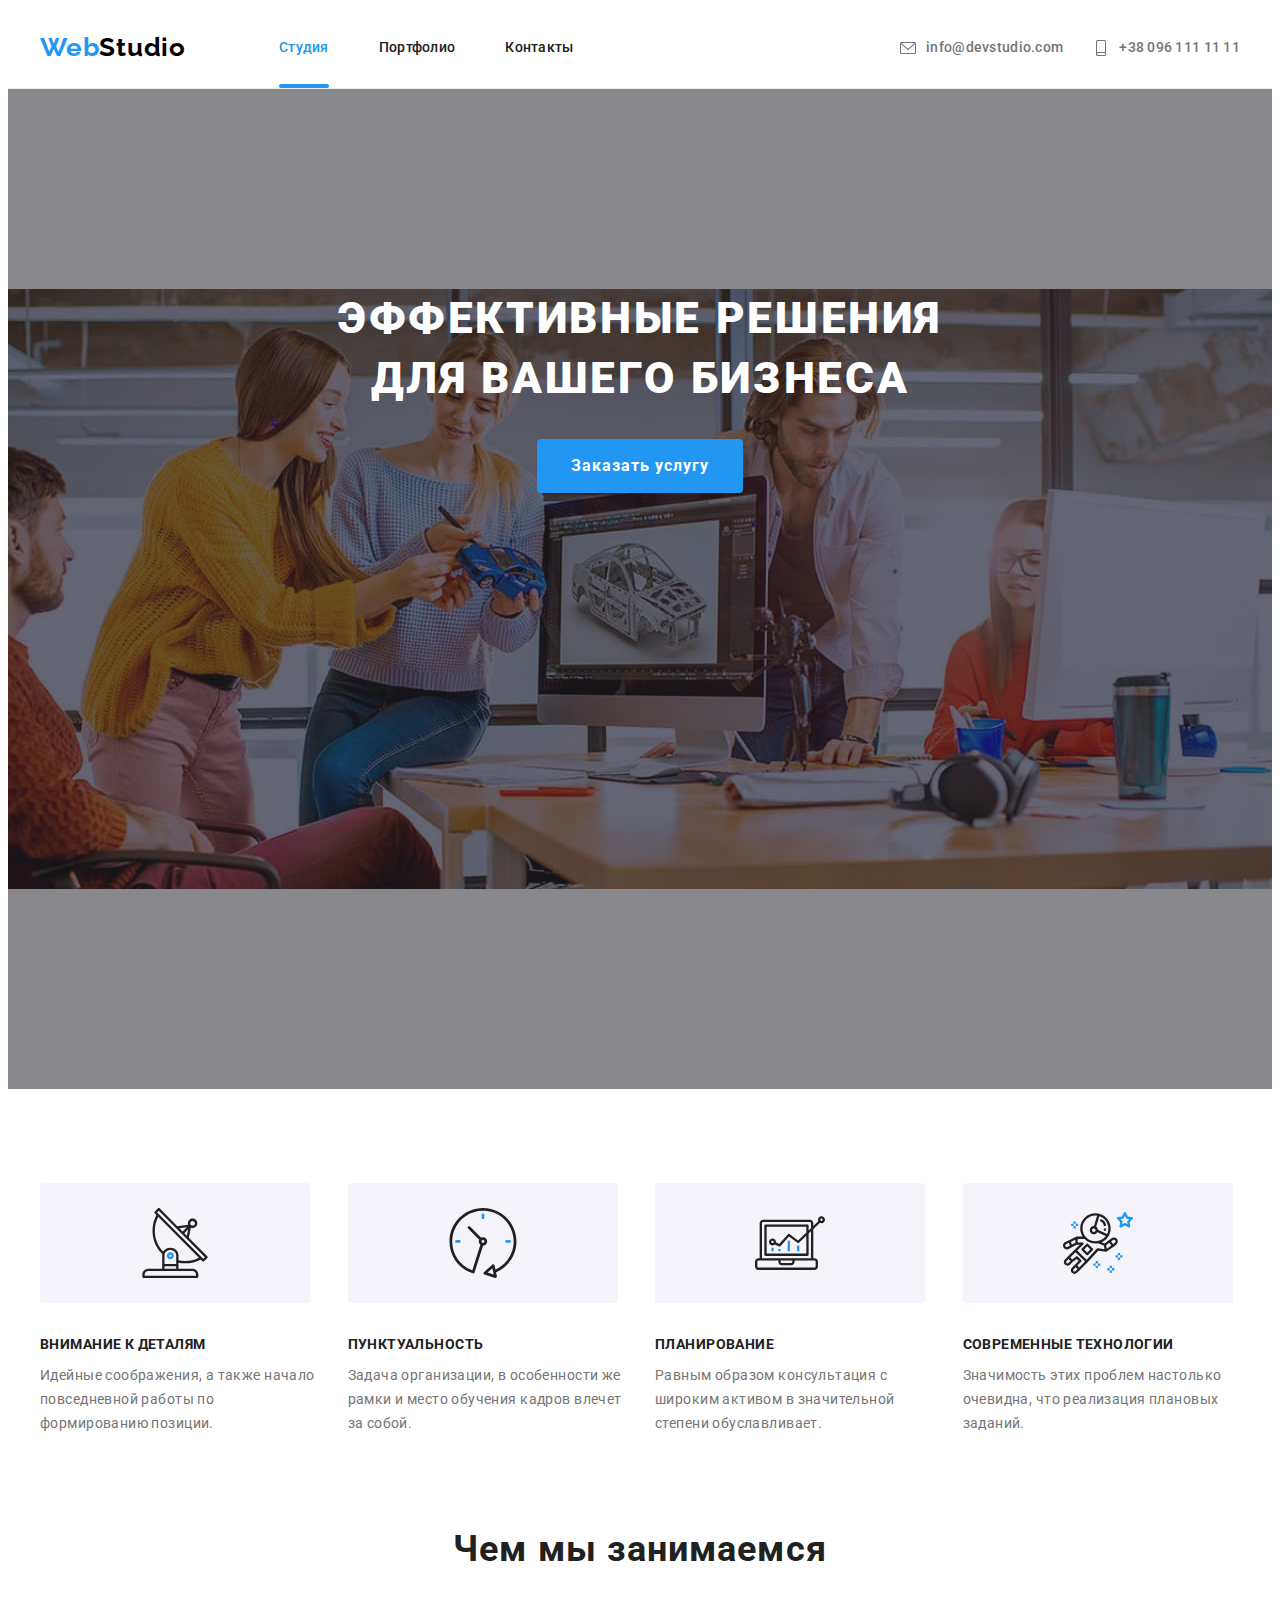
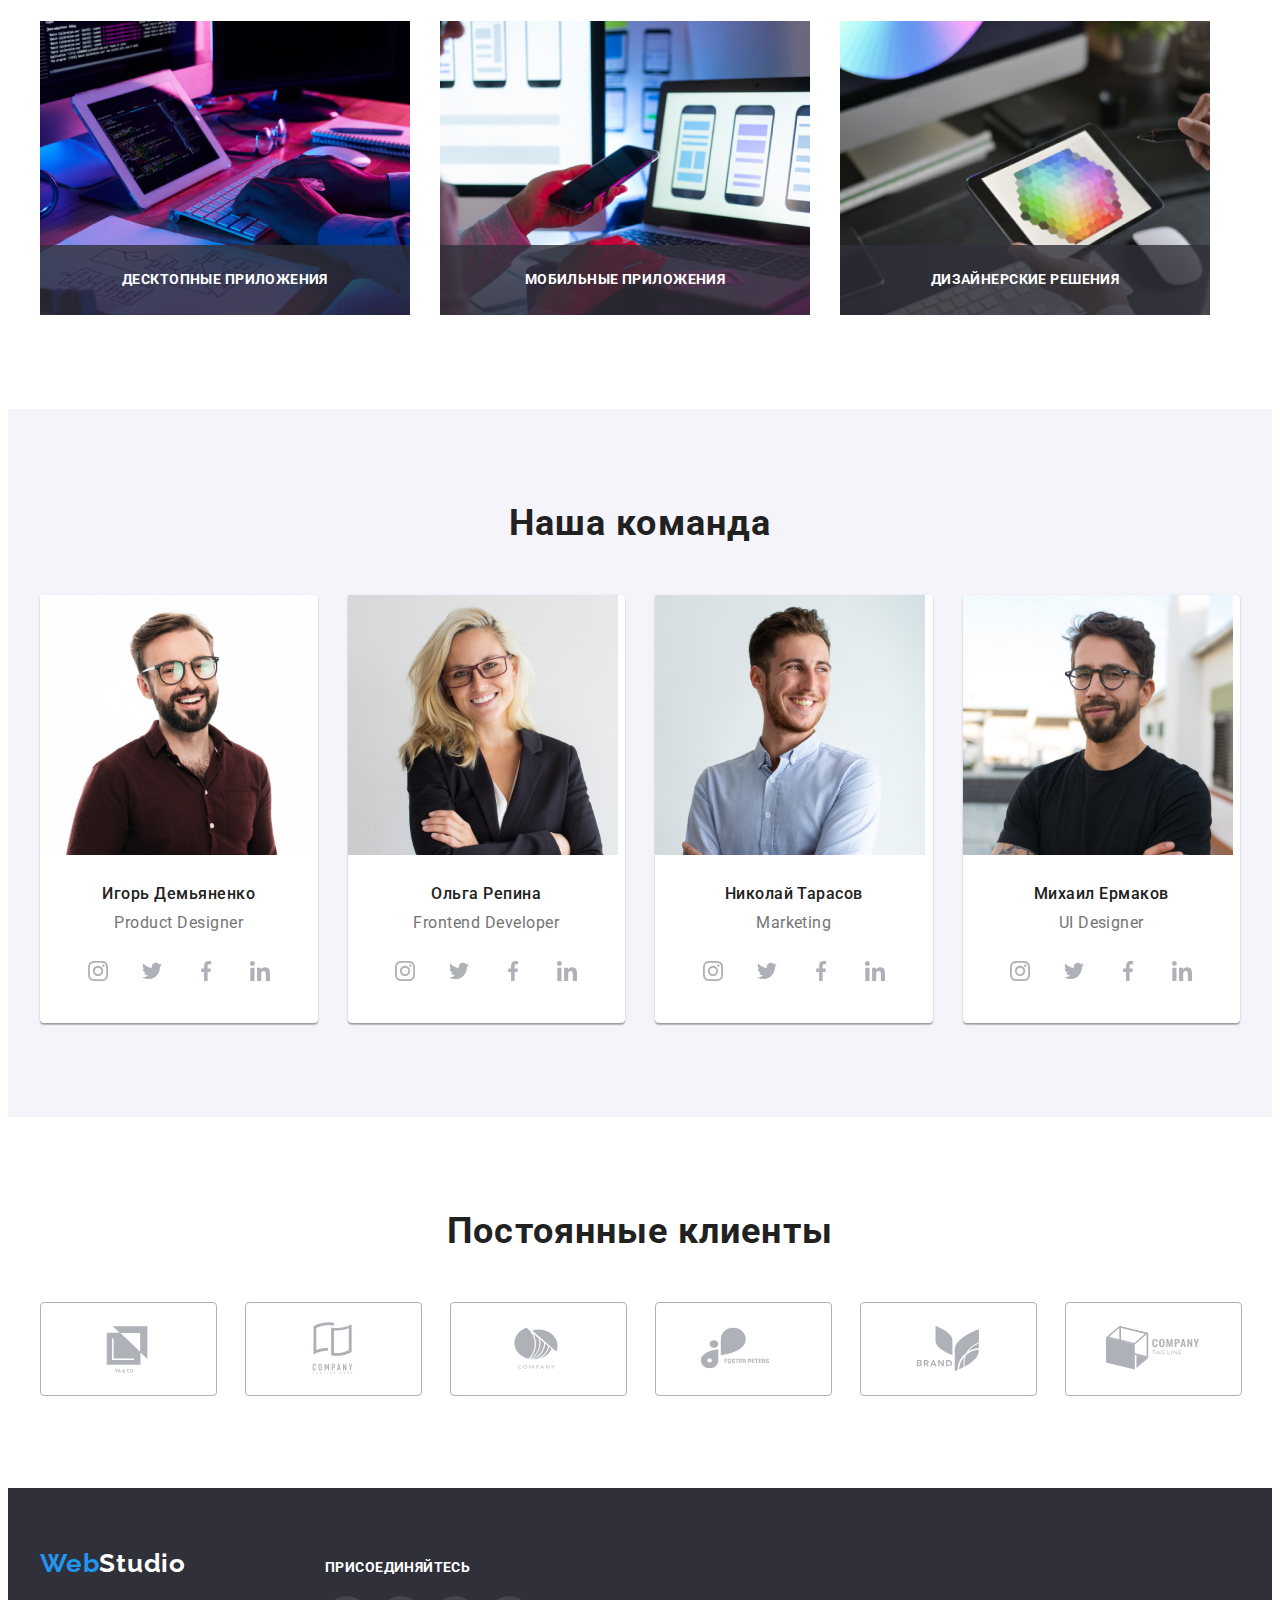
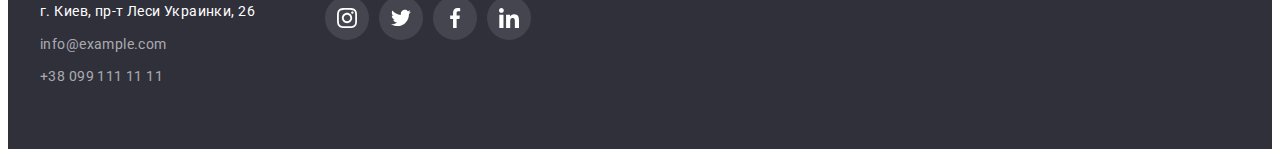
<file: index.html>
<!DOCTYPE html>
<html lang="ru">
  <head>
    <meta charset="UTF-8" />
    <meta http-equiv="X-UA-Compatible" content="IE=edge" />
    <meta name="viewport" content="width=device-width, initial-scale=1.0" />
    <title>Document</title>
    <link
      rel="stylesheet"
      href="https://cdnjs.cloudflare.com/ajax/libs/animate.css/4.1.1/animate.min.css"
    />
    <link rel="preconnect" href="https://fonts.googleapis.com" />
    <link rel="preconnect" href="https://fonts.gstatic.com" crossorigin />
    <link
      href="https://fonts.googleapis.com/css2?family=Raleway:wght@700&family=Roboto:wght@400;500;700;900&display=swap"
      rel="stylesheet"
    />
    <link
      rel="stylesheet"
      href="https://cdnjs.cloudflare.com/ajax/libs/modern-normalize/1.1.0/modern-normalize.min.css"
      integrity="sha512-wpPYUAdjBVSE4KJnH1VR1HeZfpl1ub8YT/NKx4PuQ5NmX2tKuGu6U/JRp5y+Y8XG2tV+wKQpNHVUX03MfMFn9Q=="
      crossorigin="anonymous"
      referrerpolicy="no-referrer"
    />
    <link rel="stylesheet" href="./css/styles.css" />
  </head>
  <body>
    <!-- Шапка сайта -->
    <header class="header">
      <div class="nav container">
        <!-- Навигация. Логотип-ссылка с текстом-->
        <nav class="top-nav">
          <a href="/" class="logo logo-animation"><span class="color-logo">Web</span>Studio</a>
          <!-- Навигация. Информация и контакты -->
          <ul class="site-nav list">
            <li class="item">
              <a class="contact-link current" href="">Студия</a>
            </li>
            <li class="item">
              <a class="contact-link" href="./portfolio.html">Портфолио</a>
            </li>
            <li class="item">
              <a class="contact-link" href="">Контакты</a>
            </li>
          </ul>
        </nav>
        <!-- Меню с контактами. Имейл и телефон. -->
        <ul class="right-nav list">
          <li class="item">
            <a href="mailto:info@devstudio.com" class="adress-link"
              ><svg class="adress-icon" width="16" height="16">
                <use href="./images/symbol-defs.svg#envelope"></use>
              </svg>
              info@devstudio.com</a
            >
          </li>
          <li class="item">
            <a class="adress-link" href="tel:+380961111111"
              ><svg class="adress-icon" width="16" height="16">
                <use href="./images/symbol-defs.svg#smartphone"></use>
              </svg>
              +38 096 111 11 11</a
            >
          </li>
        </ul>
      </div>
    </header>
    <main>
      <!-- Главный блок -->
      <section class="main">
        <div class="container">
          <h1 class="main-section">Эффективные решения для вашего бизнеса</h1>
          <!-- Кнопка заказа услуги. Вызывает модальное окно -->
          <button type="button" class="button-primary" data-modal-open>Заказать услугу</button>
        </div>
      </section>
      <!-- Секция услуг -->
      <section class="section">
        <div class="container">
          <!-- Скрытый заголовок -->
          <h2 class="section-title visually-hidden">Описание</h2>
          <ul class="service list">
            <li class="service-item">
              <svg class="servise-icon" width="70" height="70">
                <use href="./images/symbol-defs.svg#antenna"></use>
              </svg>
              <h3 class="title upper">Внимание к деталям</h3>
              <p class="text-description">
                Идейные соображения, а также начало повседневной работы по формированию позиции.
              </p>
            </li>
            <li class="service-item">
              <svg class="servise-icon" width="70" height="70">
                <use href="./images/symbol-defs.svg#clock"></use>
              </svg>
              <h3 class="title upper">Пунктуальность</h3>
              <p class="text-description">
                Задача организации, в особенности же рамки и место обучения кадров влечет за собой.
              </p>
            </li>
            <li class="service-item">
              <svg class="servise-icon" width="70" height="70">
                <use href="./images/symbol-defs.svg#diagram"></use>
              </svg>
              <h3 class="title upper">Планирование</h3>
              <p class="text-description">
                Равным образом консультация с широким активом в значительной степени обуславливает.
              </p>
            </li>
            <li class="service-item">
              <svg class="servise-icon" width="70" height="70">
                <use href="./images/symbol-defs.svg#astronaut"></use>
              </svg>
              <h3 class="title upper">Современные технологии</h3>
              <p class="text-description">
                Значимость этих проблем настолько очевидна, что реализация плановых заданий.
              </p>
            </li>
          </ul>
        </div>
      </section>
      <!-- Секция "Студия" -->
      <section class="section features-section">
        <div class="container">
          <h2 class="section-title">Чем мы занимаемся</h2>
          <ul class="studio list">
            <li class="studio-item">
              <img
                class="section-img"
                src="./images/img.jpg"
                alt="Руки человека который пишет код с помощью клавиатуры на планшете"
                width="370"
                height="294"
              />
              <h3 class="desc">Десктопные приложения</h3>
            </li>
            <li class="studio-item">
              <img
                class="section-img"
                src="./images/img1.jpg"
                alt="Руки человека который работает на смартфоне, и на экране ноутбука, который находится напротив, изображены смартфоны, основные оттенки фото сине-красные"
                width="370"
                height="294"
              />
              <h3 class="desc">Мобильные приложения</h3>
            </li>
            <li class="studio-item">
              <img
                class="section-img"
                src="./images/img2.jpg"
                alt="Человек рисует дизайн на планшете"
                width="370"
                height="294"
              />
              <h3 class="desc">Дизайнерские решения</h3>
            </li>
          </ul>
        </div>
      </section>
      <!-- Секция "Команда" -->
      <section class="section command">
        <div class="container">
          <h2 class="section-title">Наша команда</h2>
          <ul class="command-list list">
            <li class="card-item">
              <img src="./images/img3.jpg" alt="Портрет" width="270" height="260" />
              <div class="text-item">
                <h3 class="names">Игорь Демьяненко</h3>
                <p lang="en" class="profession">Product Designer</p>
                <ul class="command-link list">
                  <li class="command-link-item">
                    <a
                      href="https://www.instagram.com/"
                      class="command-link-link"
                      target="_blank"
                      rel="noopener noreferrer"
                    >
                      <svg class="command-icon" width="20" height="20">
                        <use href="./images/symbol-defs.svg#insta"></use>
                      </svg>
                    </a>
                  </li>
                  <li class="command-link-item">
                    <a
                      href="https://twitter.com/"
                      class="command-link-link"
                      target="_blank"
                      rel="noopener noreferrer"
                    >
                      <svg class="command-icon" width="20" height="20">
                        <use href="./images/symbol-defs.svg#tw"></use>
                      </svg>
                    </a>
                  </li>
                  <li class="command-link-item">
                    <a
                      href="https://www.facebook.com/"
                      class="command-link-link"
                      target="_blank"
                      rel="noopener noreferrer"
                    >
                      <svg class="command-icon" width="20" height="20">
                        <use href="./images/symbol-defs.svg#f"></use>
                      </svg>
                    </a>
                  </li>
                  <li class="command-link-item">
                    <a
                      href="https://linkedin.com/"
                      class="command-link-link"
                      target="_blank"
                      rel="noopener noreferrer"
                    >
                      <svg class="command-icon" width="20" height="20">
                        <use href="./images/symbol-defs.svg#in"></use>
                      </svg>
                    </a>
                  </li>
                </ul>
              </div>
            </li>
            <li class="card-item">
              <img src="./images/img4.jpg" alt="Портрет" width="270" height="260" />
              <div class="text-item">
                <h3 class="names">Ольга Репина</h3>
                <p lang="en" class="profession">Frontend Developer</p>
                <ul class="command-link list">
                  <li class="command-link-item">
                    <a
                      href="https://www.instagram.com/"
                      class="command-link-link"
                      target="_blank"
                      rel="noopener noreferrer"
                    >
                      <svg class="command-icon" width="20" height="20">
                        <use href="./images/symbol-defs.svg#insta"></use>
                      </svg>
                    </a>
                  </li>
                  <li class="command-link-item">
                    <a
                      href="https://twitter.com/"
                      class="command-link-link"
                      target="_blank"
                      rel="noopener noreferrer"
                    >
                      <svg class="command-icon" width="20" height="20">
                        <use href="./images/symbol-defs.svg#tw"></use>
                      </svg>
                    </a>
                  </li>
                  <li class="command-link-item">
                    <a
                      href="https://www.facebook.com/"
                      class="command-link-link"
                      target="_blank"
                      rel="noopener noreferrer"
                    >
                      <svg class="command-icon" width="20" height="20">
                        <use href="./images/symbol-defs.svg#f"></use>
                      </svg>
                    </a>
                  </li>
                  <li class="command-link-item">
                    <a
                      href="https://linkedin.com/"
                      class="command-link-link"
                      target="_blank"
                      rel="noopener noreferrer"
                    >
                      <svg class="command-icon" width="20" height="20">
                        <use href="./images/symbol-defs.svg#in"></use>
                      </svg>
                    </a>
                  </li>
                </ul>
              </div>
            </li>
            <li class="card-item">
              <img src="./images/img5.jpg" alt="Портрет" width="270" height="260" />
              <div class="text-item">
                <h3 class="names">Николай Тарасов</h3>
                <p lang="en" class="profession">Marketing</p>
                <ul class="command-link list">
                  <li class="command-link-item">
                    <a
                      href="https://www.instagram.com/"
                      class="command-link-link"
                      target="_blank"
                      rel="noopener noreferrer"
                    >
                      <svg class="command-icon" width="20" height="20">
                        <use href="./images/symbol-defs.svg#insta"></use>
                      </svg>
                    </a>
                  </li>
                  <li class="command-link-item">
                    <a
                      href="https://twitter.com/"
                      class="command-link-link"
                      target="_blank"
                      rel="noopener noreferrer"
                      ><svg class="command-icon" width="20" height="20">
                        <use href="./images/symbol-defs.svg#tw"></use>
                      </svg>
                    </a>
                  </li>
                  <li class="command-link-item">
                    <a
                      href="https://www.facebook.com/"
                      class="command-link-link"
                      target="_blank"
                      rel="noopener noreferrer"
                    >
                      <svg class="command-icon" width="20" height="20">
                        <use href="./images/symbol-defs.svg#f"></use>
                      </svg>
                    </a>
                  </li>
                  <li class="command-link-item">
                    <a
                      href="https://linkedin.com/"
                      class="command-link-link"
                      target="_blank"
                      rel="noopener noreferrer"
                    >
                      <svg class="command-icon" width="20" height="20">
                        <use href="./images/symbol-defs.svg#in"></use>
                      </svg>
                    </a>
                  </li>
                </ul>
              </div>
            </li>
            <li class="card-item">
              <img src="./images/img6.jpg" alt="Портрет" width="270" height="260" />
              <div class="text-item">
                <h3 class="names">Михаил Ермаков</h3>
                <p lang="en" class="profession">UI Designer</p>
                <ul class="command-link list">
                  <li class="command-link-item">
                    <a
                      href="https://www.instagram.com/"
                      class="command-link-link"
                      target="_blank"
                      rel="noopener noreferrer"
                    >
                      <svg class="command-icon" width="20" height="20">
                        <use href="./images/symbol-defs.svg#insta"></use>
                      </svg>
                    </a>
                  </li>
                  <li class="command-link-item">
                    <a
                      href="https://twitter.com/"
                      class="command-link-link"
                      target="_blank"
                      rel="noopener noreferrer"
                    >
                      <svg class="command-icon" width="20" height="20">
                        <use href="./images/symbol-defs.svg#tw"></use>
                      </svg>
                    </a>
                  </li>
                  <li class="command-link-item">
                    <a
                      href="https://www.facebook.com/"
                      class="command-link-link"
                      target="_blank"
                      rel="noopener noreferrer"
                    >
                      <svg class="command-icon" width="20" height="20">
                        <use href="./images/symbol-defs.svg#f"></use>
                      </svg>
                    </a>
                  </li>
                  <li class="command-link-item">
                    <a
                      href="https://linkedin.com/"
                      class="command-link-link"
                      target="_blank"
                      rel="noopener noreferrer"
                    >
                      <svg class="command-icon" width="20" height="20">
                        <use href="./images/symbol-defs.svg#in"></use>
                      </svg>
                    </a>
                  </li>
                </ul>
              </div>
            </li>
          </ul>
        </div>
      </section>
      <!-- Секция Клиенты -->
      <section class="section">
        <div class="container">
          <h2 class="section-title">Постоянные клиенты</h2>
          <ul class="client-list list">
            <li class="client-item">
              <a href="" class="client-link" target="_blank" rel="noopener noreferrer">
                <svg class="client-icon" width="106" height="60">
                  <use href="./images/symbol-defs.svg#client1"></use>
                </svg>
              </a>
            </li>
            <li class="client-item">
              <a href="" class="client-link" target="_blank" rel="noopener noreferrer">
                <svg class="client-icon" width="106" height="60">
                  <use href="./images/symbol-defs.svg#client2"></use>
                </svg>
              </a>
            </li>
            <li class="client-item">
              <a href="" class="client-link" target="_blank" rel="noopener noreferrer">
                <svg class="client-icon" width="106" height="60">
                  <use href="./images/symbol-defs.svg#client3"></use>
                </svg>
              </a>
            </li>
            <li class="client-item">
              <a href="" class="client-link" target="_blank" rel="noopener noreferrer">
                <svg class="client-icon" width="106" height="60">
                  <use href="./images/symbol-defs.svg#client4"></use>
                </svg>
              </a>
            </li>
            <li class="client-item">
              <a href="" class="client-link" target="_blank" rel="noopener noreferrer">
                <svg class="client-icon" width="106" height="60">
                  <use href="./images/symbol-defs.svg#client5"></use>
                </svg>
              </a>
            </li>
            <li class="client-item">
              <a href="" class="client-link" target="_blank" rel="noopener noreferrer">
                <svg class="client-icon" width="106" height="60">
                  <use href="./images/symbol-defs.svg#client6"></use>
                </svg>
              </a>
            </li>
          </ul>
        </div>
      </section>
    </main>
    <!-- Футер -->
    <footer class="footer">
      <div class="container footer-position">
        <!-- Левая сторона -->
        <!-- Задали див для позиционирования -->
        <div class="footer-left">
          <!-- Логотип -->
          <a href="/" class="logo-bottom logo-animation"
            ><span class="color-logo">Web</span>Studio</a
          >
          <!-- Адрес и контакты -->
          <address>
            <ul class="footer-nav list">
              <li class="item">
                <a
                  class="link-bottom adr"
                  href="https://goo.gl/maps/eCC2eFaYXbbJJhADA"
                  target="_blank"
                  rel="noopener noreferrer"
                  >г. Киев, пр-т Леси Украинки, 26</a
                >
              </li>
              <li class="item">
                <a class="link-bottom" href="mailto:info@example.com">info@example.com</a>
              </li>
              <li class="item">
                <a class="link-bottom" href="tel:+380991111111">+38 099 111 11 11</a>
              </li>
            </ul>
          </address>
        </div>
        <!-- Правая сторона. Задали див для позиционирования -->
        <div class="footer-right">
          <h3 class="footer-title upper">Присоединяйтесь</h3>
          <!-- Список с иконками -->
          <ul class="footer-list list">
            <li class="footer-link-item">
              <a
                href="https://www.instagram.com/"
                class="footer-link"
                target="_blank"
                rel="noopener noreferrer"
              >
                <svg class="footer-icon" width="20" height="20">
                  <use href="./images/symbol-defs.svg#instaw"></use>
                </svg>
              </a>
            </li>
            <li class="footer-link-item">
              <a
                href="https://twitter.com/"
                class="footer-link"
                target="_blank"
                rel="noopener noreferrer"
              >
                <svg class="footer-icon" width="20" height="20">
                  <use href="./images/symbol-defs.svg#tww"></use>
                </svg>
              </a>
            </li>
            <li class="footer-link-item">
              <a
                href="https://www.facebook.com/"
                class="footer-link"
                target="_blank"
                rel="noopener noreferrer"
              >
                <svg class="footer-icon" width="20" height="20">
                  <use href="./images/symbol-defs.svg#fw"></use>
                </svg>
              </a>
            </li>
            <li class="footer-link-item">
              <a
                href="https://linkedin.com/"
                class="footer-link"
                target="_blank"
                rel="noopener noreferrer"
              >
                <svg class="footer-icon" width="20" height="20">
                  <use href="./images/symbol-defs.svg#inw"></use>
                </svg>
              </a>
            </li>
          </ul>
        </div>
      </div>
    </footer>
    <!-- Записали бекдроп -->
    <div class="backdrop is-hidden" data-modal>
      <div class="modal">
        <button class="modal-close-btn" type="button" data-modal-close>
          <svg class="modal-close-icon" width="18" height="18">
            <use href="./images/symbol-defs.svg#close"></use>
          </svg>
        </button>
      </div>
    </div>
    <!-- Подключили скрипт -->
    <script src="./js/modal.js"></script>
  </body>
</html>
</file>
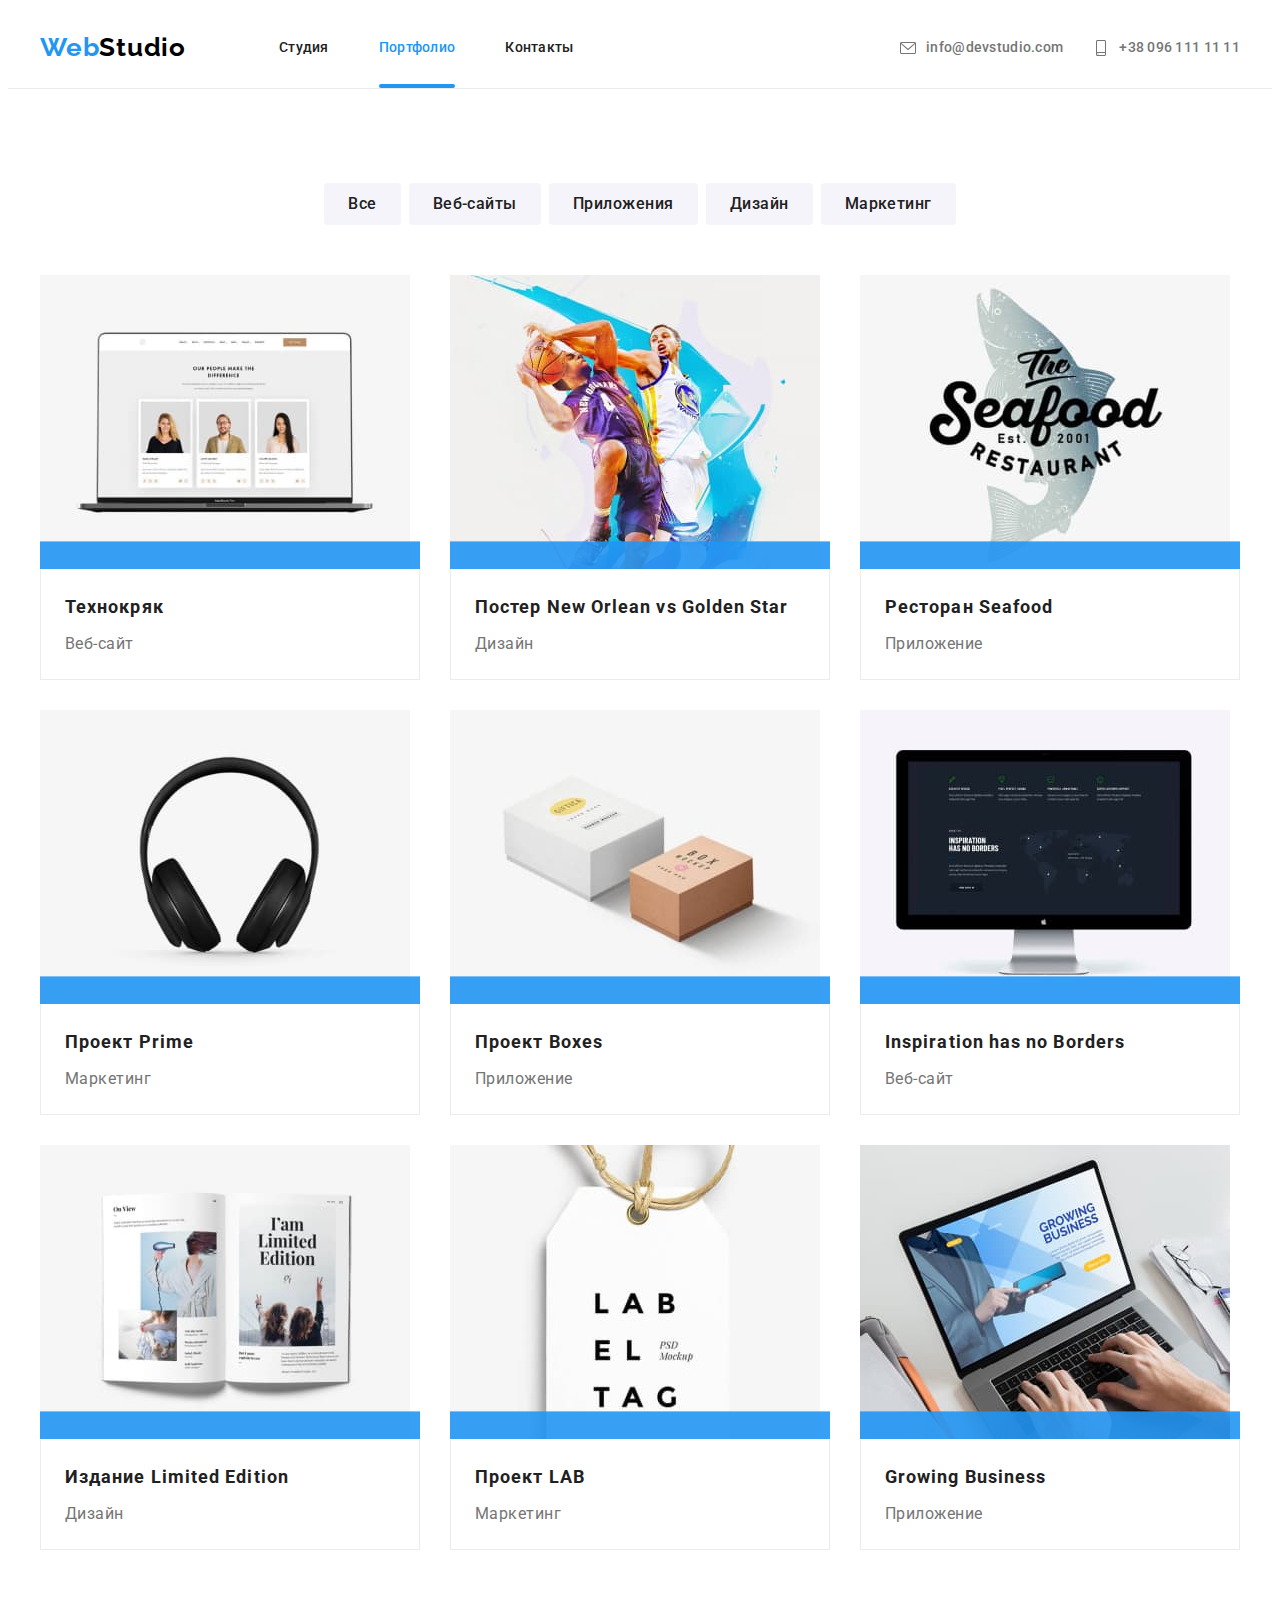
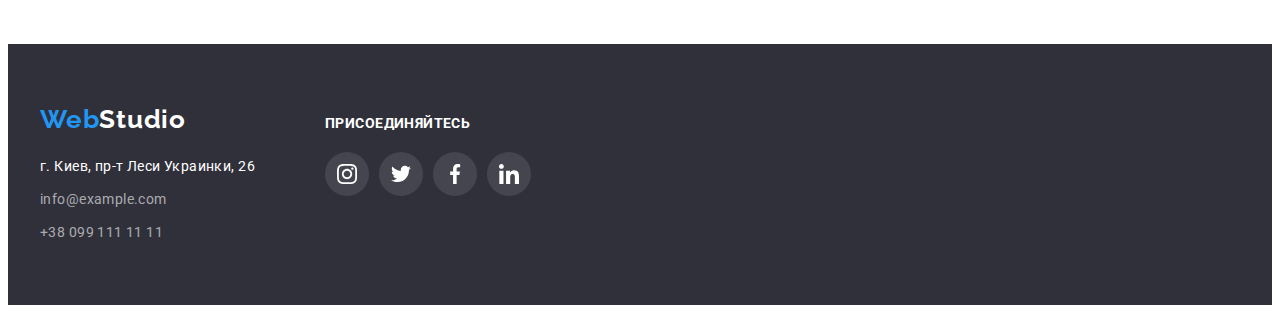
<file: portfolio.html>
<!DOCTYPE html>
<html lang="ru">
  <head>
    <meta charset="UTF-8" />
    <meta http-equiv="X-UA-Compatible" content="IE=edge" />
    <meta name="viewport" content="width=device-width, initial-scale=1.0" />
    <title>Document</title>
    <link
      rel="stylesheet"
      href="https://cdnjs.cloudflare.com/ajax/libs/animate.css/4.1.1/animate.min.css"
    />
    <link rel="preconnect" href="https://fonts.googleapis.com" />
    <link rel="preconnect" href="https://fonts.gstatic.com" crossorigin />
    <link
      href="https://fonts.googleapis.com/css2?family=Raleway:wght@700&family=Roboto:wght@400;500;700;900&display=swap"
      rel="stylesheet"
    />
    <link
      rel="stylesheet"
      href="https://cdnjs.cloudflare.com/ajax/libs/modern-normalize/1.1.0/modern-normalize.min.css"
      integrity="sha512-wpPYUAdjBVSE4KJnH1VR1HeZfpl1ub8YT/NKx4PuQ5NmX2tKuGu6U/JRp5y+Y8XG2tV+wKQpNHVUX03MfMFn9Q=="
      crossorigin="anonymous"
      referrerpolicy="no-referrer"
    />
    <link rel="stylesheet" href="./css/styles.css" />
  </head>
  <body>
    <!-- Шапка сайта -->
    <header class="header">
      <div class="nav container">
        <nav class="top-nav">
          <!-- Навигация. Логотип-ссылка с текстом-->
          <a href="/" class="logo logo-animation"><span class="color-logo">Web</span>Studio</a>
          <!-- Навигация. Ссылка на главную страницу. Сыылка на портфолио и контакты -->
          <ul class="site-nav list">
            <li class="item">
              <a class="contact-link" href="./index.html">Студия</a>
            </li>
            <li class="item">
              <a class="contact-link current" href="">Портфолио</a>
            </li>
            <li class="item">
              <a class="contact-link" href="">Контакты</a>
            </li>
          </ul>
        </nav>
        <!-- Меню с контактами. Имейл и телефон. -->
        <ul class="right-nav list">
          <li class="item">
            <a href="mailto:info@devstudio.com" class="adress-link"
              ><svg class="adress-icon" width="16" height="16">
                <use href="./images/symbol-defs.svg#envelope"></use>
              </svg>
              info@devstudio.com</a
            >
          </li>
          <li class="item">
            <a class="adress-link" href="tel:+380961111111"
              ><svg class="adress-icon" width="16" height="16">
                <use href="./images/symbol-defs.svg#smartphone"></use>
              </svg>
              +38 096 111 11 11</a
            >
          </li>
        </ul>
      </div>
    </header>
    <!-- Блок-герой -->
    <main>
      <!-- Секция навигации -->
      <section class="section">
        <div class="container">
          <!-- Скрытый заголовок -->
          <h1 class="main-title visually-hidden">Портфолио</h1>
          <!-- Секция с кнопками -->
          <ul class="portfolio-buttons list">
            <li class="item"><button class="style-scope-button" type="button">Все</button></li>
            <li class="item">
              <button class="style-scope-button" type="button">Веб-сайты</button>
            </li>
            <li class="item">
              <button class="style-scope-button" type="button">Приложения</button>
            </li>
            <li class="item"><button class="style-scope-button" type="button">Дизайн</button></li>
            <li class="item">
              <button class="style-scope-button" type="button">Маркетинг</button>
            </li>
          </ul>
          <!-- Секция с карточками. Скрытый заголовок -->
          <h2 class="section-title visually-hidden">Проекты студии</h2>
          <!-- Список карточек -->
          <ul class="portfolio-items list">
            <li class="portfolio-item">
              <a class="portfolio-link" href="">
                <div class="card-thumb">
                  <img
                    src="./images/img7.jpg"
                    alt="Ноутбук где на экране изображены портреты людей со ссылками на их портфолио"
                    width="370"
                    height="294"
                  />
                  <p class="text-hidden">
                    Технокряк это современная площадка распространения коронавируса. Компании
                    используют эту платформу для цифрового шпионажа и атак на защищённые сервера
                    конкурентов.
                  </p>
                </div>
                <div class="portfolio-card">
                  <h3 class="title-adverb">Технокряк</h3>
                  <p class="text">Веб-сайт</p>
                </div>
              </a>
            </li>
            <li class="portfolio-item">
              <a class="portfolio-link" href="">
                <div class="card-thumb">
                  <img
                    src="./images/img8.jpg"
                    alt="Красочное изображение на постере на котором баскетболисты играют в баскетбол"
                    width="370"
                    height="294"
                  />
                  <p class="text-hidden">
                    Технокряк это современная площадка распространения коронавируса. Компании
                    используют эту платформу для цифрового шпионажа и атак на защищённые сервера
                    конкурентов.
                  </p>
                </div>
                <div class="portfolio-card">
                  <h3 class="title-adverb">
                    Постер <span lang="en">New Orlean vs Golden Star</span>
                  </h3>
                  <p class="text">Дизайн</p>
                </div>
              </a>
            </li>
            <li class="portfolio-item">
              <a class="portfolio-link" href="">
                <div class="card-thumb">
                  <img
                    src="./images/img9.jpg"
                    alt="Реклама рыбного ресторана, где по центру изображена серо-синяя рыба а на ней красивая надпись черными буквами"
                    width="370"
                    height="294"
                  />
                  <p class="text-hidden">
                    Технокряк это современная площадка распространения коронавируса. Компании
                    используют эту платформу для цифрового шпионажа и атак на защищённые сервера
                    конкурентов.
                  </p>
                </div>
                <div class="portfolio-card">
                  <h3 class="title-adverb">Ресторан <span lang="en">Seafood</span></h3>
                  <p class="text">Приложение</p>
                </div>
              </a>
            </li>
            <li class="portfolio-item">
              <a class="portfolio-link" href="">
                <div class="card-thumb">
                  <img
                    src="./images/img10.jpg"
                    alt="Изображение с черными наушниками по центру"
                    width="370"
                    height="294"
                  />
                  <p class="text-hidden">
                    Технокряк это современная площадка распространения коронавируса. Компании
                    используют эту платформу для цифрового шпионажа и атак на защищённые сервера
                    конкурентов.
                  </p>
                </div>
                <div class="portfolio-card">
                  <h3 class="title-adverb">Проект <span lang="en">Prime</span></h3>
                  <p class="text">Маркетинг</p>
                </div>
              </a>
            </li>
            <li class="portfolio-item">
              <a class="portfolio-link" href="">
                <div class="card-thumb">
                  <img
                    src="./images/img11.jpg"
                    alt="Изображение с коробками, белой и коричневой, коричневая находится спереди и повернута боком а белая за ней"
                    width="370"
                    height="294"
                  />
                  <p class="text-hidden">
                    Технокряк это современная площадка распространения коронавируса. Компании
                    используют эту платформу для цифрового шпионажа и атак на защищённые сервера
                    конкурентов.
                  </p>
                </div>
                <div class="portfolio-card">
                  <h3 class="title-adverb">Проект <span lang="en">Boxes</span></h3>
                  <p class="text">Приложение</p>
                </div>
              </a>
            </li>
            <li class="portfolio-item">
              <a class="portfolio-link" href="">
                <div class="card-thumb">
                  <img
                    src="./images/img12.jpg"
                    alt="Изображение с монитором на всю картинку"
                    width="370"
                    height="294"
                  />
                  <p class="text-hidden">
                    Технокряк это современная площадка распространения коронавируса. Компании
                    используют эту платформу для цифрового шпионажа и атак на защищённые сервера
                    конкурентов.
                  </p>
                </div>
                <div class="portfolio-card">
                  <h3 class="title-adverb" lang="en">Inspiration has no Borders</h3>
                  <p class="text">Веб-сайт</p>
                </div>
              </a>
            </li>
            <li class="portfolio-item">
              <a class="portfolio-link" href="">
                <div class="card-thumb">
                  <img
                    src="./images/img13.jpg"
                    alt="Изображение с развернутой книгой на всю картинку"
                    width="370"
                    height="294"
                  />
                  <p class="text-hidden">
                    Технокряк это современная площадка распространения коронавируса. Компании
                    используют эту платформу для цифрового шпионажа и атак на защищённые сервера
                    конкурентов.
                  </p>
                </div>
                <div class="portfolio-card">
                  <h3 class="title-adverb">Издание <span lang="en">Limited Edition</span></h3>
                  <p class="text">Дизайн</p>
                </div>
              </a>
            </li>
            <li class="portfolio-item">
              <a class="portfolio-link" href="">
                <div class="card-thumb">
                  <img
                    src="./images/img14.jpg"
                    alt="Изображение с белой бумажной биркой от одежды на сером фоне на всю картинку"
                    width="370"
                    height="294"
                  />
                  <p class="text-hidden">
                    Технокряк это современная площадка распространения коронавируса. Компании
                    используют эту платформу для цифрового шпионажа и атак на защищённые сервера
                    конкурентов.
                  </p>
                </div>
                <div class="portfolio-card">
                  <h3 class="title-adverb">Проект <span lang="en">LAB</span></h3>
                  <p class="text">Маркетинг</p>
                </div>
              </a>
            </li>
            <li class="portfolio-item">
              <a class="portfolio-link" href="">
                <div class="card-thumb">
                  <img
                    src="./images/img15.jpg"
                    alt="На изображении руки человека которые печатают на открытом ноутбуке, на экране ноутбука картинка с подписью Groving business"
                    width="370"
                    height="294"
                  />
                  <p class="text-hidden">
                    Технокряк это современная площадка распространения коронавируса. Компании
                    используют эту платформу для цифрового шпионажа и атак на защищённые сервера
                    конкурентов.
                  </p>
                </div>
                <div class="portfolio-card">
                  <h3 class="title-adverb" lang="en">Growing Business</h3>
                  <p class="text">Приложение</p>
                </div>
              </a>
            </li>
          </ul>
        </div>
      </section>
    </main>
    <!-- Футер -->
    <footer class="footer">
      <div class="container footer-position">
        <!-- Левая сторона -->
        <!-- Задали див для позиционирования -->
        <div class="footer-left">
          <!-- Логотип -->
          <a href="/" class="logo-bottom logo-animation"
            ><span class="color-logo">Web</span>Studio</a
          >
          <!-- Адрес и контакты -->
          <address>
            <ul class="footer-nav list">
              <li class="item">
                <a
                  class="link-bottom adr"
                  href="https://goo.gl/maps/eCC2eFaYXbbJJhADA"
                  target="_blank"
                  rel="noopener noreferrer"
                  >г. Киев, пр-т Леси Украинки, 26</a
                >
              </li>
              <li class="item">
                <a class="link-bottom" href="mailto:info@example.com">info@example.com</a>
              </li>
              <li class="item">
                <a class="link-bottom" href="tel:+380991111111">+38 099 111 11 11</a>
              </li>
            </ul>
          </address>
        </div>
        <!-- Правая сторона. Задали див для позиционирования -->
        <div class="footer-right">
          <h3 class="footer-title upper">Присоединяйтесь</h3>
          <!-- Список с иконками -->
          <ul class="footer-list list">
            <li class="footer-link-item">
              <a
                href="https://www.instagram.com/"
                class="footer-link"
                target="_blank"
                rel="noopener noreferrer"
              >
                <svg class="footer-icon" width="20" height="20">
                  <use href="./images/symbol-defs.svg#instaw"></use>
                </svg>
              </a>
            </li>
            <li class="footer-link-item">
              <a
                href="https://twitter.com/"
                class="footer-link"
                target="_blank"
                rel="noopener noreferrer"
              >
                <svg class="footer-icon" width="20" height="20">
                  <use href="./images/symbol-defs.svg#tww"></use>
                </svg>
              </a>
            </li>
            <li class="footer-link-item">
              <a
                href="https://www.facebook.com/"
                class="footer-link"
                target="_blank"
                rel="noopener noreferrer"
              >
                <svg class="footer-icon" width="20" height="20">
                  <use href="./images/symbol-defs.svg#fw"></use>
                </svg>
              </a>
            </li>
            <li class="footer-link-item">
              <a
                href="https://linkedin.com/"
                class="footer-link"
                target="_blank"
                rel="noopener noreferrer"
              >
                <svg class="footer-icon" width="20" height="20">
                  <use href="./images/symbol-defs.svg#inw"></use>
                </svg>
              </a>
            </li>
          </ul>
        </div>
      </div>
    </footer>
  </body>
</html>
</file>
<file: css/styles.css>
:root {
  --primary-text-color: #212121;
  --secondary-text-color: #757575;
  --accent-color: #2196f3;
  --background-color: #e5e5e5;
  --background-context-color: #f5f4fa;
  --rare-text-color: #ffffff;
  --time-deploy: cubic-bezier(0.4, 0, 0.2, 1);
}
/* Анимация с тенью при ховере
@keyframes bouncing {
  0% {
    bottom: 0;
    box-shadow: 0 5px 5px rgba(0, 0, 0, 0.1);
  }
  100% {
    bottom: 1px;
    box-shadow: 0 25px 25px #2196f3;
  }
}
.logo.logo-animation:hover {
  border-radius: 4px;
  padding: 0px;
  animation: bouncing 0.5s cubic-bezier(0.1, 0.25, 0.1, 1) 0s alternate both;
} */
/* Анимация с исчезновением при ховере и фокусе */
@keyframes fadeOut {
  0% {
    opacity: 1;
  }
  100% {
    opacity: 0;
  }
}
.logo.logo-animation:hover,
.logo.logo-animation:focus,
.logo-bottom.logo-animation:hover,
.logo-bottom.logo-animation:focus {
  animation: fadeOut 1s both;
}
/* Задали глобальное нормальное наследование */

p,
h1,
h2,
h3,
h4,
h5,
h6 {
  margin-top: 0;
  margin-bottom: 0;
}
ul {
  margin-top: 0;
  margin-bottom: 0;
  padding-left: 0;
}
/* Убрали подчеркивания со всех ссылок, иметь в виду, если нужна ссылка с подчеркиванием. Так же с анимацией.  */
a {
  text-decoration: none;
}

/* Убрали точки со списков */
.list {
  list-style: none;
  margin: 0;
  padding: 0;
}
/* Задали глобальные свойства */
body {
  font-family: Roboto, sans-serif;
  background-color: var(--rare-text-color);
  color: var(--primary-text-color);
}
/* Задали картинкам общие свойства - свойство блок и максимальную ширину */
img {
  display: block;
  max-width: 100%;
  height: auto;
}
/* Скрыли ненужные семантические заголовки */
.visually-hidden {
  position: absolute;
  width: 1px;
  height: 1px;
  margin: -1px;
  padding: 0;
  overflow: hidden;
  border: 0;
  clip: rect(0 0 0 0);
}
/* Добавили кнопке наследие */
button {
  font-family: inherit;
}
/* Задали общий вспомогательный класс "контейнер" для центрирования и ограничения контента по ширине */
.container {
  width: 1200px;
  padding-left: 15px;
  padding-right: 15px;
  margin: 0 auto;
}
/* Добавили нужный паддинг */
.section {
  padding-top: 94px;
  padding-bottom: 94px;
}
/* Задали рамку в Хедер */
.header {
  border-bottom: 1px solid #ececec;
}
/* Оформили логотип в Хедер*/
.logo {
  display: block;
  padding-top: 24px;
  padding-bottom: 25px;
  margin-right: 93px;
  font-family: Raleway;
  font-weight: bold;
  font-size: 26px;
  line-height: 1.2;
  letter-spacing: 0.03em;
  color: #000000;
}
/* Задали общего родителя для позиционирования Хедера */
.nav {
  display: flex;
  align-items: center;
}
.top-nav {
  display: flex;
  align-items: center;
}
/* Добавили вертикальную геометрию ссылке, добавили ей дисплей-блок, чтоб убрать зазор */
.site-nav {
  display: block;
}
/* Задали флекс для навигации. Секция меню */
.site-nav {
  display: flex;
}
/* Задали отступы на ли */
.site-nav .item + .item {
  margin-left: 50px;
}
/* Можно сделать еще так .site-nav .item:not(:last-child) {
  margin-right: 50px;
} */
.right-nav {
  display: block;
}
/* Задали флекс для навигации. Имейл и телефон. */
.right-nav {
  display: flex;
  margin-left: auto;
  align-items: center;
}
.right-nav .item + .item {
  margin-left: 30px;
}
/* Добавили стили навигации в Хеадер*/
.contact-link {
  display: block;
  padding: 32px 0;
  font-weight: 500;
  font-size: 14px;
  line-height: 1.14;
  letter-spacing: 0.02em;
  color: var(--primary-text-color);
  transition: color 250ms var(--time-deploy);
}
.contact-link:hover,
.contact-link:focus {
  color: var(--accent-color);
}
.adress-icon {
  margin-right: 10px;
  fill: currentColor;
  transition: fill 250ms var(--time-deploy);
}
.adress-icon:hover,
.adress-icon:focus {
  fill: currentColor;
}
/* Добавили стили контактов в Хеадер */
.adress-link {
  display: flex;
  align-items: center;
  padding: 32px 0;
  font-weight: 500;
  font-size: 14px;
  line-height: 1.14;
  letter-spacing: 0.02em;
  color: var(--secondary-text-color);
  transition: color 250ms var(--time-deploy);
}
.adress-link:hover,
.adress-link:focus {
  color: var(--accent-color);
}
/* Оформили все нужные элементы синим цветом */
.color-logo {
  color: var(--accent-color);
}
.contact-link.current {
  color: var(--accent-color);
  position: relative;
}
.contact-link.current::after {
  content: '';
  position: absolute;
  display: block;
  bottom: 0;
  width: 100%;
  height: 4px;
  background-color: var(--accent-color);
  border-radius: 2px;
}
/* Оформили главный заголовок */
.main {
  display: block;
  max-width: 1600px;
  min-height: 600px;
  margin-left: auto;
  margin-right: auto;
  background-repeat: no-repeat;
  background-position: center;
  background-color: #c4c4c4;
  background-image: linear-gradient(to left, rgba(47, 48, 58, 0.4), rgba(47, 48, 58, 0.4)),
    url('../images/img16.jpg');
  padding-top: 200px;
  padding-bottom: 200px;
  text-align: center;
}
.main-section {
  text-transform: uppercase;
  font-weight: 900;
  font-size: 44px;
  line-height: 1.36;
  text-align: center;
  letter-spacing: 0.06em;
  color: var(--rare-text-color);
  max-width: 696px;
  margin: 0 auto 30px;
}
/* Секция услуг */
/* Оформили заголовки услуг */
.title {
  font-weight: bold;
  font-size: 14px;
  line-height: 1.14;
  letter-spacing: 0.03em;
  color: var(--primary-text-color);
  margin-bottom: 10px;
}

/* Оформили текст услуг */
.text-description {
  font-size: 14px;
  line-height: 1.72;
  letter-spacing: 0.03em;
  color: var(--secondary-text-color);
}
/* Оформили остальные заголовки */
.section-title {
  font-weight: bold;
  font-size: 36px;
  line-height: 1.16;
  text-align: center;
  letter-spacing: 0.03em;
  color: var(--primary-text-color);
  margin-bottom: 50px;
}
/* Оформили положение секции услуг */
.service {
  display: flex;
}
.service-item {
  box-sizing: border-box;
}
.service .service-item {
  width: calc((100% - 3 * 30px) / 4);
  margin-right: 30px;
}
.service .service-item:nth-child(4n) {
  margin-right: 0;
}
/* Добавили иконки в секцию услуг */
.servise-icon {
  box-sizing: border-box;
  width: 270px;
  height: 120px;
  padding: 25px 100px;
  margin-bottom: 30px;
  background-color: #f5f4fa;
  border-radius: 4px;
}
/* Секция Студия */
/* Убрали ненужный паддинг в секции Студия */
.section.features-section {
  padding-top: 0;
}
/* Оформили положение секции Студия */
.studio {
  display: flex;
  margin-top: 50px;
}
.studio-item {
  position: relative;
  margin-right: 30px;
}
.studio-item:nth-child(3n) {
  margin-right: 0;
}
/* Оформили надписи поверх картинки */
.desc {
  position: absolute;
  display: flex;
  justify-content: center;
  align-items: center;
  height: 70px;
  bottom: 0;
  width: 100%;
  background: rgba(47, 48, 58, 0.8);
  color: var(--rare-text-color);
  font-weight: 700;
  font-size: 14px;
  line-height: 1.14;
  letter-spacing: 0.03em;
  text-transform: uppercase;
}
/* Секция Команда */
/* Оформили стили имен и профессий в секции Команда*/
.command {
  background-color: #f5f4fa;
}
.command-list {
  display: flex;
  flex-wrap: wrap;
  padding: 0;
  margin: 0;
  margin-left: -30px;
  transition: box-shadow 250ms var(--time-deploy);
}
.command-list > .card-item {
  flex-basis: calc(100% / 4 - 30px);
  margin-left: 30px;
  background-color: var(--rare-text-color);
  border-radius: 4px;
  box-shadow: 0px 1px 3px rgba(0, 0, 0, 0.12), 0px 1px 1px rgba(0, 0, 0, 0.14),
    0px 2px 1px rgba(0, 0, 0, 0.2);
}
.command-link {
  display: flex;
  flex-wrap: wrap;
  justify-content: center;
  padding: 16px 0 0;
  margin: 0;
  list-style: none;
  align-items: center;
}
.command-link-item:not(:last-child) {
  margin-right: 10px;
}
.command-link-item {
  width: 44px;
  height: 44px;
}
.command-link-link {
  width: 100%;
  height: 100%;
  display: flex;
  align-items: center;
  justify-content: center;
  border-radius: 50%;
  background-color: var(--rare-text-color);
  transition: background-color 250ms var(--time-deploy);
}
.command-link-link:hover,
.command-link-link:focus {
  background-color: var(--accent-color);
}
.command-link-link:hover .command-icon,
.command-link-link:focus .command-icon {
  fill: var(--rare-text-color);
}
.command-icon {
  fill: #afb1b8;
  transition: fill 250ms var(--time-deploy);
}
/* Оформили имена и профессии */
.names {
  margin-bottom: 10px;
  font-weight: 500;
  font-size: 16px;
  line-height: 1.18;
  text-align: center;
  letter-spacing: 0.03em;
}
.profession {
  font-size: 16px;
  line-height: 1.18;
  text-align: center;
  letter-spacing: 0.03em;
  color: var(--secondary-text-color);
}
/* Оформили секцию Постоянные клиенты */
.client-list {
  display: flex;
  flex-wrap: wrap;
  margin-left: -30px;
}
/* Задали маржины списку */
.client-list > .client-item {
  flex-basis: calc(100% / 6 - 30px);
  margin-left: 30px;
}
/* Описали свойства контейнера с свг и ссылкой */
.client-item {
  height: 92px;
  width: 170px;
}
.client-link {
  height: 100%;
  width: 100%;
  display: flex;
  justify-content: center;
  align-items: center;
  border: 1px solid #afb1b8;
  border-radius: 4px;
  color: #afb1b8;
  transition: border-color 250ms var(--time-deploy);
}
/* Задали общие размеры и цвет при ховере и фокусе */
.client-icon {
  fill: currentColor;
  color: #afb1b8;
  transition: fill 250ms var(--time-deploy);
}
.client-link:hover,
.client-link:focus {
  border: 1px solid var(--accent-color);
}
.client-link:hover .client-icon,
.client-link:focus .client-icon {
  fill: var(--accent-color);
}

/* Оформили секцию в Портфолио*/
.title-adverb {
  font-weight: bold;
  font-size: 18px;
  line-height: 2;
  letter-spacing: 0.06em;
  color: var(--primary-text-color);
}
.text {
  margin-top: 4px;
  font-size: 16px;
  line-height: 1.87;
  letter-spacing: 0.03em;
  color: var(--secondary-text-color);
}
.portfolio-items {
  display: flex;
  flex-wrap: wrap;
  padding: 0;
  margin: 0;
  margin-left: -30px;
  margin-top: -30px;
}
.portfolio-items > .portfolio-item {
  flex-basis: calc(100% / 3 - 30px);
  margin-left: 30px;
  margin-top: 30px;
}
.text-item {
  padding: 30px 0;
}
.portfolio-card {
  padding: 20px 24px;
  border: 1px solid #ececec;
  border-top: 0;
}
/* Оформили текст на синем оверлее (выплывающем окошке) в Портфолио */
.text-hidden {
  position: absolute;
  font-size: 18px;
  line-height: 1.56;
  letter-spacing: 0.03em;
  top: 0;
  padding: 63px 24px;
  width: 100%;
  color: #ffffff;
  background-color: rgba(33, 149, 243, 0.9);
  border-bottom: 0;
  margin: 0;
  overflow: auto;
  transform: translateY(100%);
  transition: transform 250ms var(--time-deploy);
}
/* Задали relative на див для позиционирования оверлея */
.card-thumb {
  position: relative;
  overflow: hidden;
}
/* Добавили стили ссылок в Футер */
.link-bottom {
  display: block;
  font-style: normal;
  font-size: 14px;
  line-height: 1.71;
  letter-spacing: 0.03em;
  color: rgba(255, 255, 255, 0.6);
}
.footer-nav .item + .item {
  margin-top: 9px;
}
.adr {
  color: var(--rare-text-color);
}
/* Оформили заглавные буквы согласно макету */
.title.upper {
  text-transform: uppercase;
}
/* Оформили второй блок футера. Это заголовок большими буквами */
.footer-title.upper {
  text-transform: uppercase;
  color: var(--rare-text-color);
  font-weight: bold;
  font-size: 14px;
  line-height: 1.14;
  letter-spacing: 0.03em;
  color: var(--rare-text-color);
  margin-bottom: 20px;
}
/* Оформили стили списка кнопок в Портфолио*/
.style-scope-button {
  font-weight: 500;
  font-size: 16px;
  padding: 6px 22px;
  line-height: 1.62;
  text-align: center;
  border-radius: 4px;
  letter-spacing: 0.03em;
  color: var(--primary-text-color);
  background-color: var(--background-context-color);
  border-color: transparent;
  cursor: pointer;
  transition: color 250ms var(--time-deploy), background-color 250ms var(--time-deploy),
    box-shadow 250ms var(--time-deploy);
}
.style-scope-button:hover,
.style-scope-button:focus {
  color: var(--rare-text-color);
  background-color: var(--accent-color);
  box-shadow: 0px 3px 1px rgba(0, 0, 0, 0.1), 0px 1px 2px rgba(0, 0, 0, 0.08),
    0px 2px 2px rgba(0, 0, 0, 0.12);
}
/* Спозиционировали список кнопок в Портфолио */
.portfolio-buttons {
  display: flex;
  margin-left: auto;
  margin-right: auto;
  align-items: center;
  justify-content: center;
  margin-bottom: 50px;
}
.portfolio-buttons .item + .item {
  margin-left: 8px;
}
/* Оформили стиль кнопки в Студия */
.button-primary {
  display: block;
  padding: 10px 32px;
  margin-left: auto;
  margin-right: auto;
  align-items: center;
  border-radius: 4px;
  font-weight: bold;
  font-size: 16px;
  line-height: 1.87;
  text-align: center;
  letter-spacing: 0.06em;
  color: var(--rare-text-color);
  background-color: var(--accent-color);
  border-color: transparent;
  cursor: pointer;
  transition: color 250ms var(--time-deploy), background-color 250ms var(--time-deploy);
}
/* Оформили ховер и фокус кнопке в Студия */
.button-primary:hover,
.button-primary:focus {
  background-color: #188ce8;
}
/* Задали ховер и фокус карточкам в Портфолио*/
.portfolio-link {
  display: block;
}
.portfolio-link:hover,
.portfolio-link:focus {
  box-shadow: 0px 1px 1px rgba(0, 0, 0, 0.12), 0px 4px 4px rgba(0, 0, 0, 0.06),
    1px 4px 6px rgba(0, 0, 0, 0.16);
}
/* Сделали выплывающие синие окошки в Портфолио*/
.portfolio-link:hover .text-hidden,
.portfolio-link:focus .text-hidden {
  transform: translateY(0%);
}
/* Оформили логотип в Футер */
.logo-bottom {
  display: block;
  margin-bottom: 20px;
  font-family: Raleway;
  font-weight: bold;
  font-size: 26px;
  letter-spacing: 0.03em;
  line-height: 1.2;
  color: var(--rare-text-color);
}
/* Задали цвет и ширину в футер */
.footer {
  background-color: #2f303a;
  padding: 60px 0;
}
/* Задали футеру флекс для позиционирования элементов*/
.footer-position {
  display: flex;
  align-items: baseline;
}
.footer-list {
  display: flex;
  justify-content: center;
}
.footer-link-item {
  width: 44px;
  height: 44px;
}
.footer-link-item:not(:last-child) {
  margin-right: 10px;
}
/* Оформили иконки футера */
.footer-link {
  width: 100%;
  height: 100%;
  display: flex;
  align-items: center;
  justify-content: center;
  border-radius: 50%;
  color: var(--rare-text-color);
  background-color: rgba(255, 255, 255, 0.1);
  transition: background-color 250ms var(--time-deploy);
}
.footer-link:hover,
.footer-link:focus {
  background-color: var(--accent-color);
}
.footer-icon {
  fill: currentColor;
}
.modal-close-btn:hover .modal-close-icon,
.modal-close-btn:focus .modal-close-icon {
  fill: var(--accent-color);
}
.modal-close-icon {
  transition: fill 250ms var(--time-deploy);
}
/* Оформили позиционирование секций футера */
.footer-position .footer-left + .footer-right {
  margin-left: 70px;
}
/* Оформили бекдроп. Позиция фиксед, чтоб не проскролливался */
.backdrop {
  position: fixed;
  top: 0;
  width: 100%;
  height: 100%;
  background-color: rgba(0, 0, 0, 0.2);
  transition: opacity 250ms var(--time-deploy), visibility 250ms var(--time-deploy);
}
.backdrop.is-hidden {
  visibility: hidden;
  opacity: 0;
  pointer-events: none;
}
.modal {
  position: absolute;
  top: 50%;
  left: 50%;
  transform: translate(-50%, -50%);
  width: 528px;
  min-height: 581px;
  background-color: var(--rare-text-color);
  box-shadow: 0px 1px 3px rgba(0, 0, 0, 0.12), 0px 1px 1px rgba(0, 0, 0, 0.14),
    0px 2px 1px rgba(0, 0, 0, 0.2);
  border-radius: 4px;
}
.modal-close-btn {
  position: absolute;
  display: flex;
  align-items: center;
  justify-content: center;
  cursor: pointer;
  width: 30px;
  height: 30px;
  top: 8px;
  right: 8px;
  padding: 0;
  background-color: unset;
  border: 1px solid rgba(0, 0, 0, 0.1);
  border-radius: 50%;
}
/* .flex-element:nth-child(3n) {
  margin-right: 0;
} 
.flex-element:not(:nth-child(-n+3)) {
margin-bottom: 0px; 
} */
/* Альтернатива 
.flex-element:not(:nth-child(3n)) {
margin-right: 30px; 
}
и
.flex-element:not(:nth-child(-n+3)) {
margin-bottom: 30px; 
}
*/
</file>
